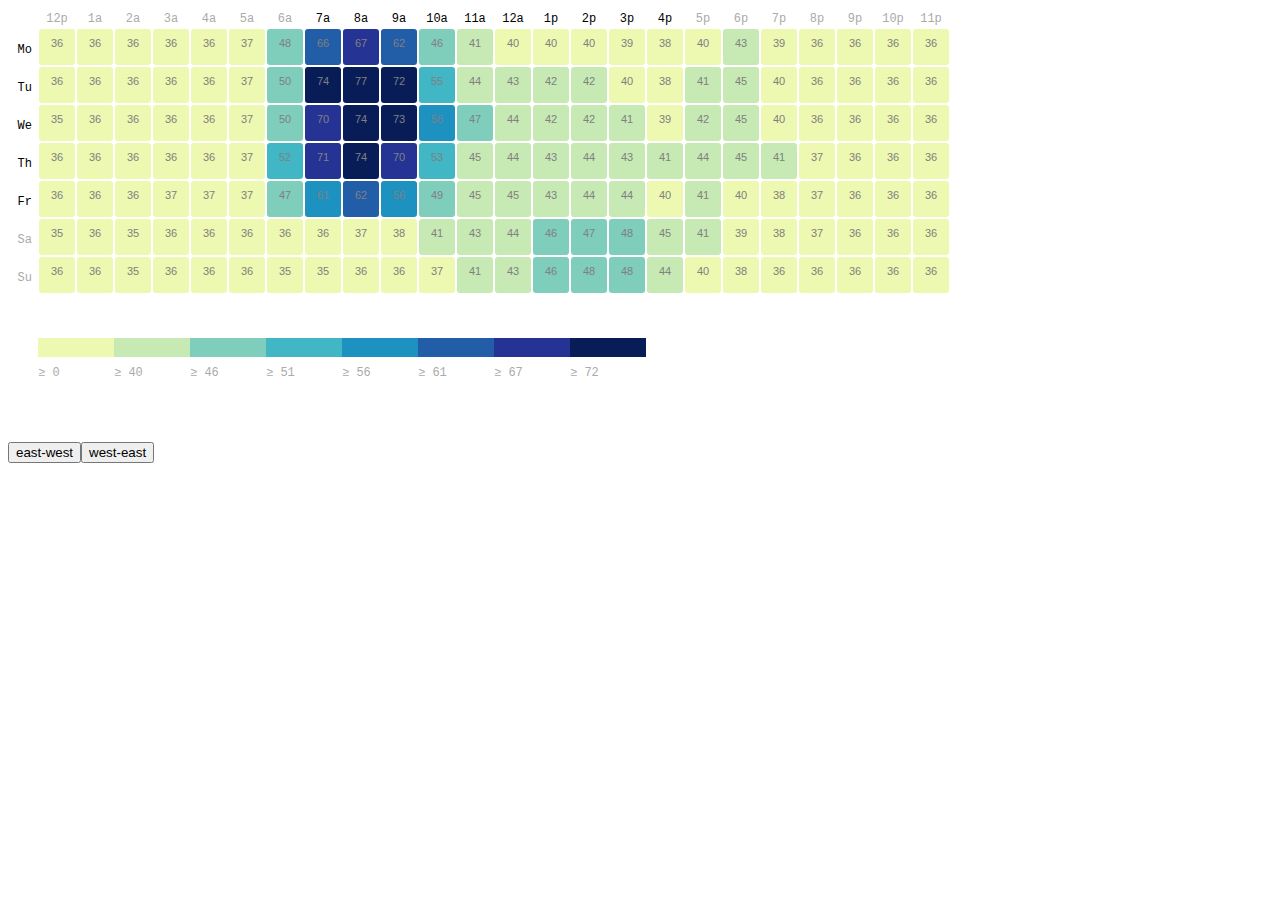
<file: calendarView.html>
<!DOCTYPE html>
<meta charset="utf-8">
<html>
  <head>
    <style>
      rect.bordered {
        stroke: white;
        stroke-width:2px;   
      }

      text.mono {
        font-size: 9pt;
        font-family: Consolas, courier;
        fill: #aaa;
      }

      text.axis-workweek {
        fill: #000;
      }

      text.axis-worktime {
        fill: #000;
      }
    </style>
    <script src="js/d3/d3.v3.min.js"></script>
  </head>
  <body>
    <div id="chart"></div>
    <div id="dataset-picker">
    </div>
    <script type="text/javascript">
      var margin = { top: 20, right: 0, bottom: 100, left: 30 },
          width = 960 - margin.left - margin.right,
          height = 430 - margin.top - margin.bottom,
          gridSize = Math.floor(width / 24),
          legendElementWidth = gridSize*2,
          buckets = 9,
          colors = ["#edf8b1","#c7e9b4","#7fcdbb","#41b6c4","#1d91c0","#225ea8","#253494","#081d58"], // alternatively colorbrewer.YlGnBu[9]
          days = ["Mo", "Tu", "We", "Th", "Fr", "Sa", "Su"],
          times = ["12p", "1a", "2a", "3a", "4a", "5a", "6a", "7a", "8a", "9a", "10a", "11a", "12a", "1p", "2p", "3p", "4p", "5p", "6p", "7p", "8p", "9p", "10p", "11p"];
          datasets = ["data/hour_east-west.tsv", "data/hour_west-east.tsv"];

      var svg = d3.select("#chart").append("svg")
          .attr("width", width + margin.left + margin.right)
          .attr("height", height + margin.top + margin.bottom)
          .append("g")
          .attr("transform", "translate(" + margin.left + "," + margin.top + ")");

      var dayLabels = svg.selectAll(".dayLabel")
          .data(days)
          .enter().append("text")
            .text(function (d) { return d; })
            .attr("x", 0)
            .attr("y", function (d, i) { return i * gridSize; })
            .style("text-anchor", "end")
            .attr("transform", "translate(-6," + gridSize / 1.5 + ")")
            .attr("class", function (d, i) { return ((i >= 0 && i <= 4) ? "dayLabel mono axis axis-workweek" : "dayLabel mono axis"); });

      var timeLabels = svg.selectAll(".timeLabel")
          .data(times)
          .enter().append("text")
            .text(function(d) { return d; })
            .attr("x", function(d, i) { return i * gridSize; })
            .attr("y", 0)
            .style("text-anchor", "middle")
            .attr("transform", "translate(" + gridSize / 2 + ", -6)")
            .attr("class", function(d, i) { return ((i >= 7 && i <= 16) ? "timeLabel mono axis axis-worktime" : "timeLabel mono axis"); });

      var heatmapChart = function(tsvFile) {
        d3.tsv(tsvFile,
        function(d) {
          return {
            day: +d.day,
            hour: +d.hour,
            value: +d.value
          };
        },
        function(error, data) {
          var datamin = d3.min(data, function (d) { return d.value; })
          var datamax = d3.max(data, function (d) { return d.value; })
          var colorScale = d3.scale.quantile()
              .domain([datamin,datamax])//d3.max(data, function (d) { return d.value; })
              .range(colors);
          
          var cards = svg.selectAll(".hour")
              .data(data, function(d) {return d.day+':'+d.hour;});

          cards.enter().append("rect")
              .attr("x", function(d) { return (d.hour) * gridSize; })
              .attr("y", function(d) { return (d.day-1) * gridSize; })
              .attr("rx", 4)
              .attr("ry", 4)
              .attr("class", "hour bordered")
              .attr("width", gridSize)
              .attr("height", gridSize)
              .style("fill", function(d) { return colorScale(d.value); });

          cards.transition().duration(1000)
              .style("fill", function(d) { return colorScale(d.value); });
          cards.exit().remove();



          var cardlabel = svg.selectAll(".timecost")
              .data(data, function(d) {return d.day+':'+d.hour;});

          cardlabel.enter().append("text")
              .text(function(d) {return null;})
              .attr("class", "timecost")
              .attr("text-anchor", "middle")
              .attr("x", function(d) { return (d.hour + 1/2) * gridSize; })
              .attr("y", function(d) { return (d.day - 1/2) * gridSize; })
              .attr("font-family", "sans-serif")
              .attr("font-size", "11px")
              .attr("fill", "grey");

          cardlabel.transition().duration(1000).text(function(d) {return d.value;})

          cardlabel.exit().remove();



          var legend = svg.selectAll(".legend")
              .data([0].concat(colorScale.quantiles()), function(d) { return d; });

          legend.enter().append("g")
              .attr("class", "legend");

          legend.append("rect")
            .attr("x", function(d, i) { return legendElementWidth * i; })
            .attr("y", height)
            .attr("width", legendElementWidth)
            .attr("height", gridSize / 2)
            .style("fill", function(d, i) { return colors[i]; });

          legend.append("text")
            .attr("class", "mono")
            .text(function(d) { return "≥ " + Math.round(d); })
            .attr("x", function(d, i) { return legendElementWidth * i; })
            .attr("y", height + gridSize);

          legend.exit().remove();

        });  
      };

      heatmapChart(datasets[0]);
      
      var datasetpicker = d3.select("#dataset-picker").selectAll(".dataset-button")
        .data(datasets);

      datasetpicker.enter()
        .append("input")
        .attr("value", function(d){ 
          if (d.indexOf("west-east") !== -1)
            {return "west-east";}
          else
            {return "east-west";}
        })
        .attr("type", "button")
        .attr("class", "dataset-button")
        .on("click", function(d) {
          heatmapChart(d);
        });
    </script>
  </body>
</html>
</file>
